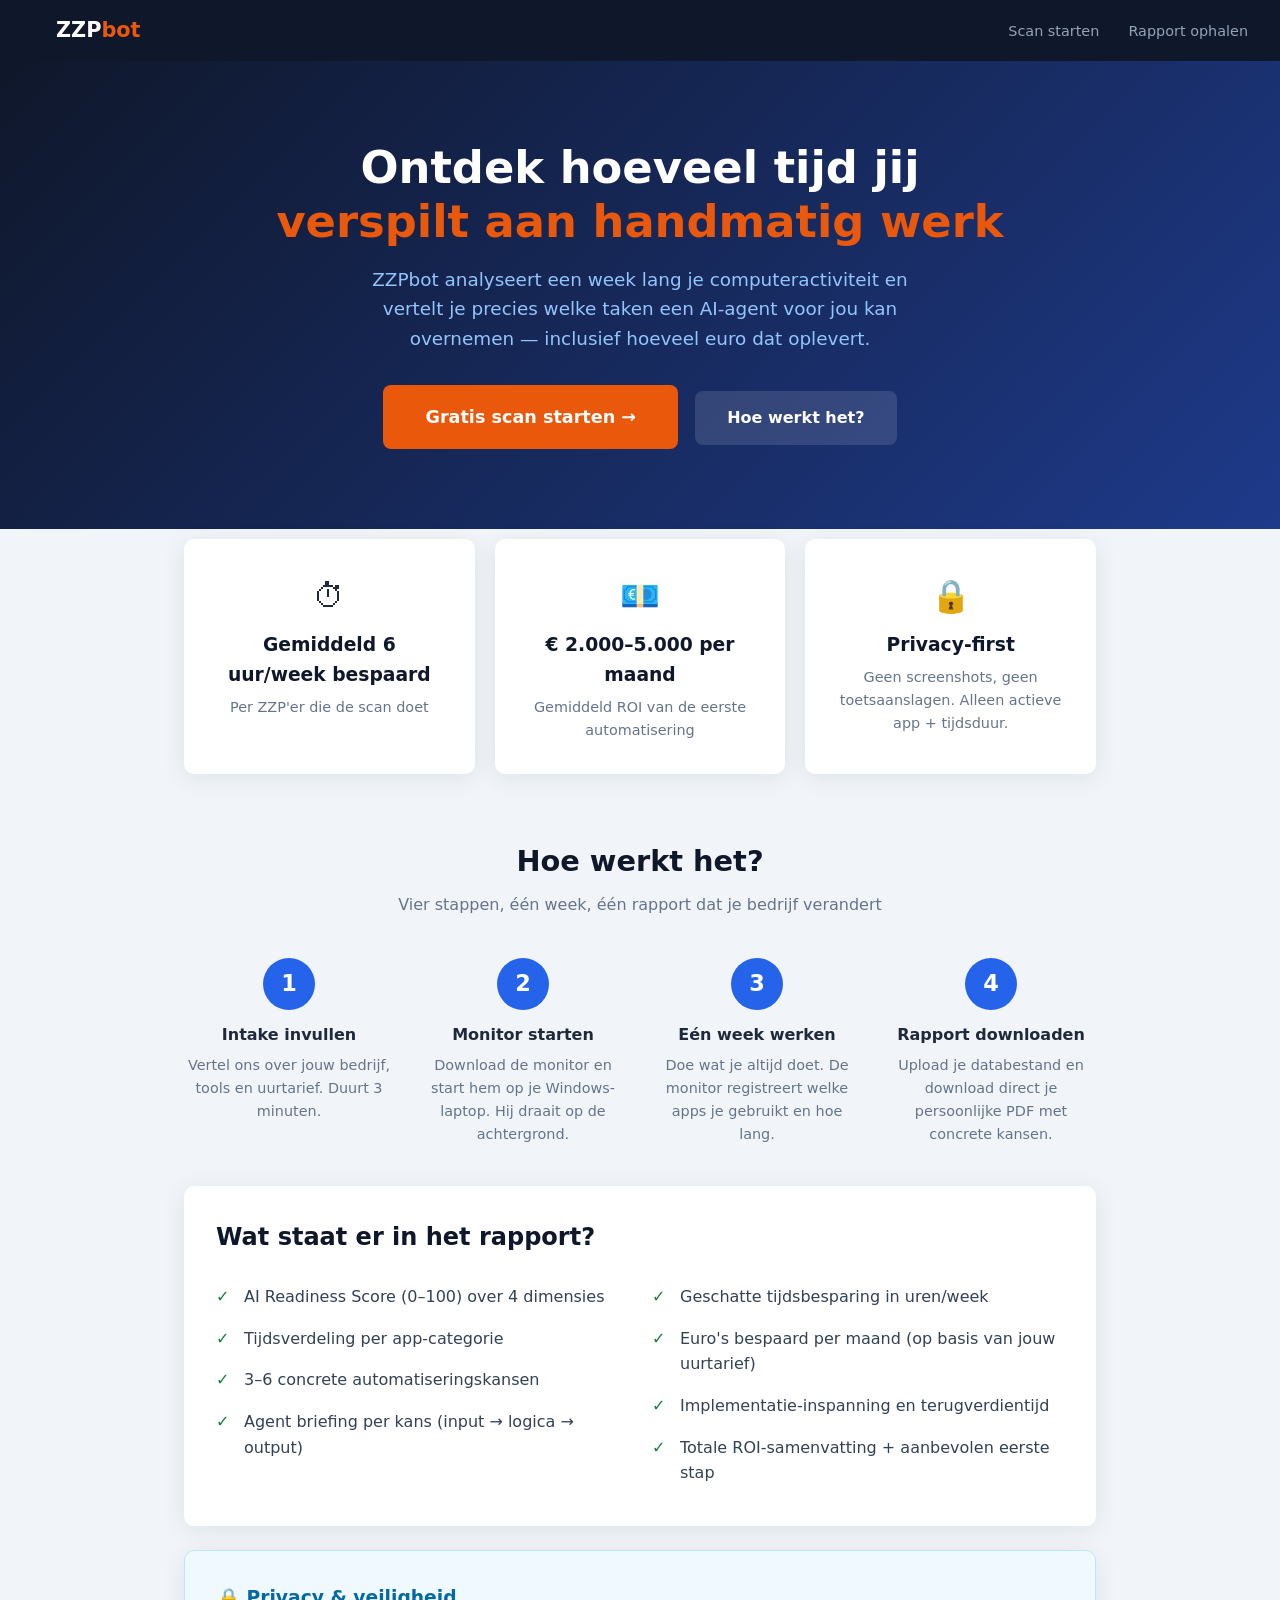
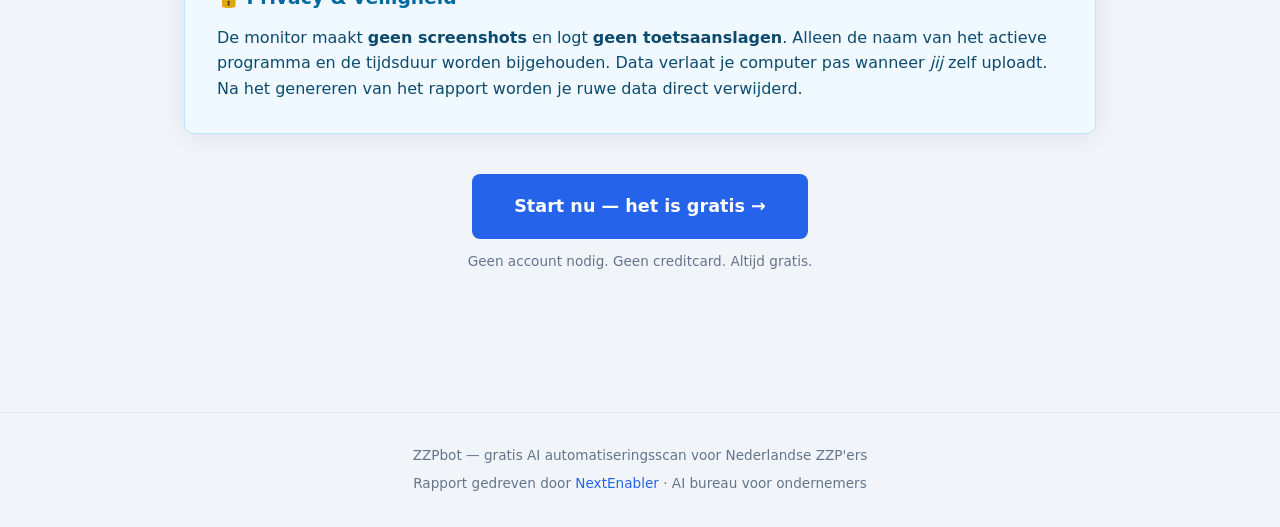
<file: templates/index.html>
<!DOCTYPE html>
<html lang="nl">
<head>
  <meta charset="UTF-8">
  <meta name="viewport" content="width=device-width, initial-scale=1.0">
  <title>ZZPbot — AI Automatisering Scan voor ZZP'ers</title>
  <link rel="stylesheet" href="/static/style.css">
  <meta name="description" content="Ontdek welke taken in jouw bedrijf je kunt automatiseren met AI. Gratis scan, professioneel rapport.">
</head>
<body>

<nav>
  <a class="nav-brand" href="/">ZZP<span>bot</span></a>
  <div>
    <a href="/intake">Scan starten</a>
    <a href="/upload">Rapport ophalen</a>
  </div>
</nav>

<!-- Hero -->
<section class="hero">
  <h1>Ontdek hoeveel tijd jij<br><em>verspilt aan handmatig werk</em></h1>
  <p>ZZPbot analyseert een week lang je computeractiviteit en vertelt je precies welke taken een AI-agent voor jou kan overnemen — inclusief hoeveel euro dat oplevert.</p>
  <a href="/intake" class="btn btn-primary btn-lg">Gratis scan starten →</a>
  <a href="#hoe-het-werkt" class="btn btn-secondary">Hoe werkt het?</a>
</section>

<!-- Value proposition -->
<div class="container">

  <div class="card-grid" style="margin: -30px 0 40px;">
    <div class="card" style="text-align:center;">
      <div style="font-size:2rem;margin-bottom:8px;">⏱</div>
      <h3 style="color:#0f172a;margin-bottom:6px;">Gemiddeld 6 uur/week bespaard</h3>
      <p style="color:#64748b;font-size:.9rem;">Per ZZP'er die de scan doet</p>
    </div>
    <div class="card" style="text-align:center;">
      <div style="font-size:2rem;margin-bottom:8px;">💶</div>
      <h3 style="color:#0f172a;margin-bottom:6px;">€ 2.000–5.000 per maand</h3>
      <p style="color:#64748b;font-size:.9rem;">Gemiddeld ROI van de eerste automatisering</p>
    </div>
    <div class="card" style="text-align:center;">
      <div style="font-size:2rem;margin-bottom:8px;">🔒</div>
      <h3 style="color:#0f172a;margin-bottom:6px;">Privacy-first</h3>
      <p style="color:#64748b;font-size:.9rem;">Geen screenshots, geen toetsaanslagen. Alleen actieve app + tijdsduur.</p>
    </div>
  </div>

  <!-- Hoe het werkt -->
  <h2 id="hoe-het-werkt" style="text-align:center;font-size:1.8rem;color:#0f172a;margin-bottom:8px;">Hoe werkt het?</h2>
  <p style="text-align:center;color:#64748b;margin-bottom:40px;">Vier stappen, één week, één rapport dat je bedrijf verandert</p>

  <div class="steps">
    <div class="step">
      <div class="step-num">1</div>
      <h3>Intake invullen</h3>
      <p>Vertel ons over jouw bedrijf, tools en uurtarief. Duurt 3 minuten.</p>
    </div>
    <div class="step">
      <div class="step-num">2</div>
      <h3>Monitor starten</h3>
      <p>Download de monitor en start hem op je Windows-laptop. Hij draait op de achtergrond.</p>
    </div>
    <div class="step">
      <div class="step-num">3</div>
      <h3>Eén week werken</h3>
      <p>Doe wat je altijd doet. De monitor registreert welke apps je gebruikt en hoe lang.</p>
    </div>
    <div class="step">
      <div class="step-num">4</div>
      <h3>Rapport downloaden</h3>
      <p>Upload je databestand en download direct je persoonlijke PDF met concrete kansen.</p>
    </div>
  </div>

  <!-- Wat het rapport bevat -->
  <div class="card">
    <h2 style="margin-bottom:20px;color:#0f172a;">Wat staat er in het rapport?</h2>
    <div style="display:grid;grid-template-columns:1fr 1fr;gap:24px;">
      <ul class="features">
        <li>AI Readiness Score (0–100) over 4 dimensies</li>
        <li>Tijdsverdeling per app-categorie</li>
        <li>3–6 concrete automatiseringskansen</li>
        <li>Agent briefing per kans (input → logica → output)</li>
      </ul>
      <ul class="features">
        <li>Geschatte tijdsbesparing in uren/week</li>
        <li>Euro's bespaard per maand (op basis van jouw uurtarief)</li>
        <li>Implementatie-inspanning en terugverdientijd</li>
        <li>Totale ROI-samenvatting + aanbevolen eerste stap</li>
      </ul>
    </div>
  </div>

  <!-- Privacy -->
  <div class="card" style="background:#f0f9ff;border:1.5px solid #bae6fd;">
    <h3 style="color:#0369a1;margin-bottom:12px;">🔒 Privacy & veiligheid</h3>
    <p style="color:#0c4a6e;">
      De monitor maakt <strong>geen screenshots</strong> en logt <strong>geen toetsaanslagen</strong>.
      Alleen de naam van het actieve programma en de tijdsduur worden bijgehouden.
      Data verlaat je computer pas wanneer <em>jij</em> zelf uploadt.
      Na het genereren van het rapport worden je ruwe data direct verwijderd.
    </p>
  </div>

  <div style="text-align:center;margin:40px 0;">
    <a href="/intake" class="btn btn-blue btn-lg">Start nu — het is gratis →</a>
    <p style="color:#64748b;font-size:.85rem;margin-top:12px;">Geen account nodig. Geen creditcard. Altijd gratis.</p>
  </div>

</div>

<footer>
  <p>ZZPbot — gratis AI automatiseringsscan voor Nederlandse ZZP'ers</p>
  <p style="margin-top:6px;">Rapport gedreven door <a href="https://nextenabler.com" target="_blank">NextEnabler</a> · AI bureau voor ondernemers</p>
</footer>

</body>
</html>
</file>
<file: static/style.css>
/* ZZPbot — Globale stylesheet */

:root {
  --navy:      #0f172a;
  --blue:      #2563eb;
  --blue-lt:   #dbeafe;
  --orange:    #ea580c;
  --orange-lt: #fff7ed;
  --green:     #15803d;
  --green-lt:  #dcfce7;
  --gray:      #64748b;
  --gray-lt:   #f1f5f9;
  --white:     #ffffff;
  --radius:    10px;
  --shadow:    0 4px 24px rgba(0,0,0,.08);
}

* { box-sizing: border-box; margin: 0; padding: 0; }

body {
  font-family: 'Segoe UI', system-ui, -apple-system, sans-serif;
  background: var(--gray-lt);
  color: #1e293b;
  line-height: 1.6;
}

/* ---- Nav ---- */
nav {
  background: var(--navy);
  padding: 14px 32px;
  display: flex;
  align-items: center;
  justify-content: space-between;
}
.nav-brand { color: #fff; font-size: 1.3rem; font-weight: 700; text-decoration: none; }
.nav-brand span { color: var(--orange); }
nav a { color: #94a3b8; text-decoration: none; font-size: .9rem; margin-left: 24px; }
nav a:hover { color: #fff; }

/* ---- Container ---- */
.container { max-width: 960px; margin: 0 auto; padding: 40px 24px; }
.container-sm { max-width: 680px; margin: 0 auto; padding: 40px 24px; }

/* ---- Hero ---- */
.hero {
  background: linear-gradient(135deg, var(--navy) 0%, #1e3a8a 100%);
  color: #fff;
  padding: 80px 24px;
  text-align: center;
}
.hero h1 { font-size: 2.8rem; font-weight: 800; line-height: 1.2; margin-bottom: 16px; }
.hero h1 em { color: var(--orange); font-style: normal; }
.hero p { font-size: 1.15rem; color: #93c5fd; max-width: 560px; margin: 0 auto 32px; }

/* ---- Buttons ---- */
.btn {
  display: inline-block;
  padding: 14px 32px;
  border-radius: 8px;
  font-weight: 600;
  font-size: 1rem;
  text-decoration: none;
  cursor: pointer;
  border: none;
  transition: opacity .15s, transform .1s;
}
.btn:hover { opacity: .9; transform: translateY(-1px); }
.btn-primary { background: var(--orange); color: #fff; }
.btn-secondary { background: rgba(255,255,255,.12); color: #fff; margin-left: 12px; }
.btn-blue { background: var(--blue); color: #fff; }
.btn-lg { padding: 18px 42px; font-size: 1.1rem; }

/* ---- Cards ---- */
.card {
  background: var(--white);
  border-radius: var(--radius);
  box-shadow: var(--shadow);
  padding: 32px;
  margin-bottom: 24px;
}
.card-grid { display: grid; grid-template-columns: repeat(auto-fit, minmax(260px, 1fr)); gap: 20px; }

/* ---- Steps ---- */
.steps { display: grid; grid-template-columns: repeat(auto-fit, minmax(200px, 1fr)); gap: 24px; margin: 40px 0; }
.step { text-align: center; }
.step-num {
  width: 52px; height: 52px;
  background: var(--blue);
  border-radius: 50%;
  color: #fff;
  font-size: 1.4rem;
  font-weight: 700;
  display: flex; align-items: center; justify-content: center;
  margin: 0 auto 12px;
}
.step h3 { font-size: 1rem; margin-bottom: 6px; }
.step p { font-size: .9rem; color: var(--gray); }

/* ---- Form ---- */
.form-group { margin-bottom: 20px; }
.form-group label {
  display: block;
  font-weight: 600;
  margin-bottom: 6px;
  font-size: .9rem;
  color: #334155;
}
.form-group input,
.form-group select,
.form-group textarea {
  width: 100%;
  padding: 12px 14px;
  border: 1.5px solid #e2e8f0;
  border-radius: 8px;
  font-size: 1rem;
  background: #fff;
  transition: border-color .15s;
}
.form-group input:focus,
.form-group select:focus,
.form-group textarea:focus {
  outline: none;
  border-color: var(--blue);
  box-shadow: 0 0 0 3px var(--blue-lt);
}
.form-group .hint { font-size: .8rem; color: var(--gray); margin-top: 4px; }
.form-row { display: grid; grid-template-columns: 1fr 1fr; gap: 16px; }

/* ---- Alerts ---- */
.alert { padding: 14px 18px; border-radius: 8px; margin-bottom: 20px; font-size: .95rem; }
.alert-error   { background: #fee2e2; color: #991b1b; border: 1px solid #fca5a5; }
.alert-success { background: var(--green-lt); color: var(--green); border: 1px solid #86efac; }
.alert-info    { background: var(--blue-lt); color: #1e40af; border: 1px solid #93c5fd; }
.alert-warn    { background: #fef3c7; color: #92400e; border: 1px solid #fcd34d; }

/* ---- Feature list ---- */
.features { list-style: none; }
.features li { padding: 8px 0; padding-left: 28px; position: relative; color: #334155; }
.features li::before { content: "✓"; position: absolute; left: 0; color: var(--green); font-weight: 700; }

/* ---- Badge / tag ---- */
.badge {
  display: inline-block;
  padding: 3px 10px;
  border-radius: 20px;
  font-size: .78rem;
  font-weight: 600;
}
.badge-blue   { background: var(--blue-lt); color: var(--blue); }
.badge-green  { background: var(--green-lt); color: var(--green); }
.badge-orange { background: var(--orange-lt); color: var(--orange); }

/* ---- Upload box ---- */
.upload-box {
  border: 2.5px dashed #cbd5e1;
  border-radius: 12px;
  padding: 40px;
  text-align: center;
  background: #f8fafc;
  cursor: pointer;
  transition: border-color .2s, background .2s;
}
.upload-box:hover, .upload-box.dragover {
  border-color: var(--blue);
  background: var(--blue-lt);
}
.upload-box p { color: var(--gray); margin-top: 8px; font-size: .9rem; }
.upload-icon { font-size: 2.5rem; }

/* ---- Privacy notice ---- */
.privacy-note {
  font-size: .82rem;
  color: var(--gray);
  text-align: center;
  margin-top: 16px;
}

/* ---- Footer ---- */
footer {
  text-align: center;
  padding: 32px;
  color: var(--gray);
  font-size: .85rem;
  border-top: 1px solid #e2e8f0;
  margin-top: 60px;
}
footer a { color: var(--blue); text-decoration: none; }

/* ---- Page title ---- */
.page-title { margin-bottom: 8px; font-size: 1.8rem; font-weight: 800; color: var(--navy); }
.page-sub { color: var(--gray); margin-bottom: 32px; }

@media (max-width: 640px) {
  .hero h1 { font-size: 2rem; }
  .form-row { grid-template-columns: 1fr; }
  .steps { grid-template-columns: 1fr; }
}
</file>
